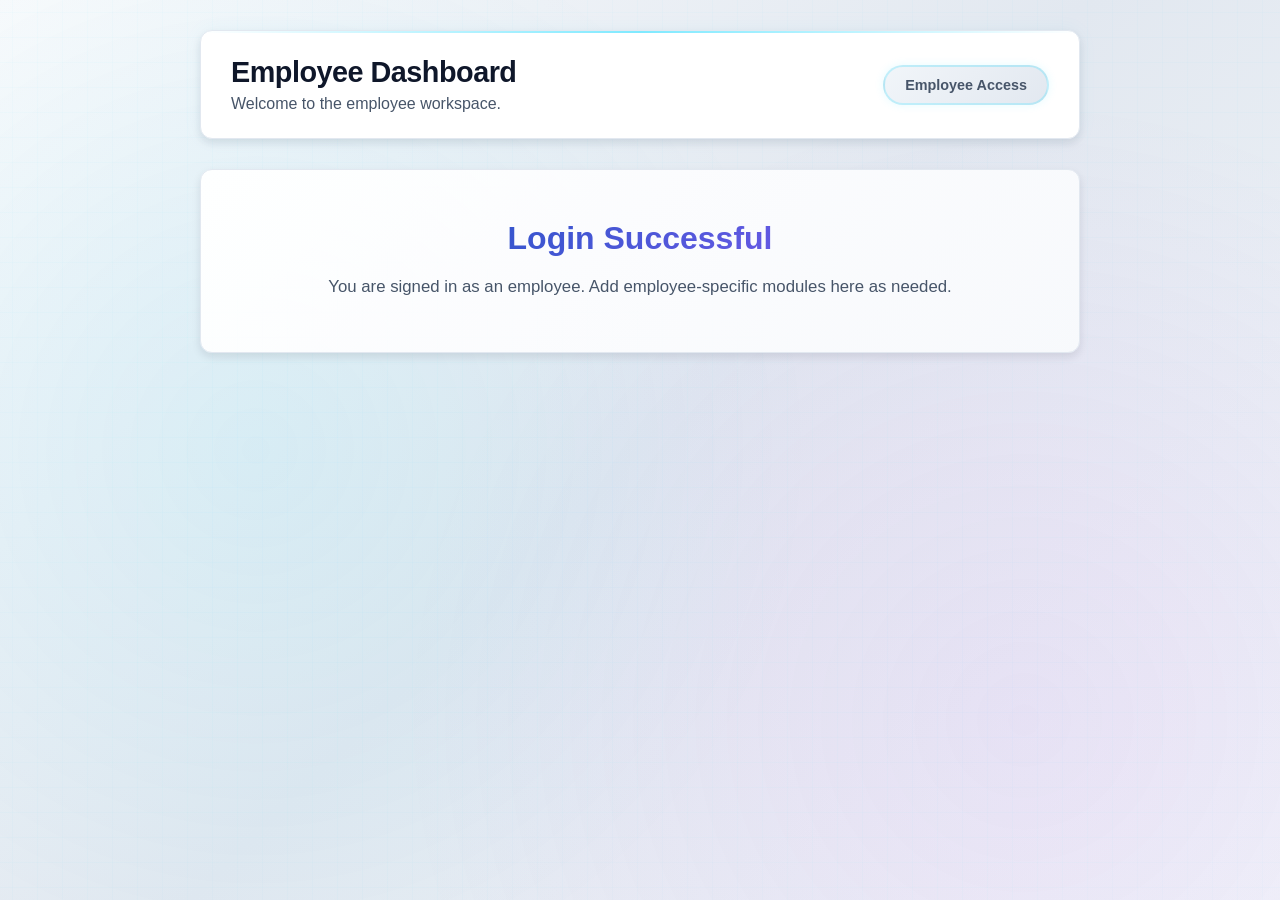
<file: Frontend/employee-dashboard/index.html>
<!DOCTYPE html>
<html lang="en">
<head>
  <meta charset="UTF-8">
  <meta name="viewport" content="width=device-width, initial-scale=1.0">
  <meta name="description" content="Employee Dashboard - AI Powered HR Management System">
  <title>Employee Dashboard</title>
  <link rel="stylesheet" href="../style.css">
</head>
<body>
  <section class="main-content" style="margin: 0 auto; max-width: 960px; width: 100%;">
    <header>
      <div>
        <h1>Employee Dashboard</h1>
        <p style="color: var(--text-secondary); margin-top: 6px;">Welcome to the employee workspace.</p>
      </div>
      <div class="user">Employee Access</div>
    </header>

    <section class="welcome">
      <h2>Login Successful</h2>
      <p>You are signed in as an employee. Add employee-specific modules here as needed.</p>
    </section>
  </section>
</body>
</html>
</file>
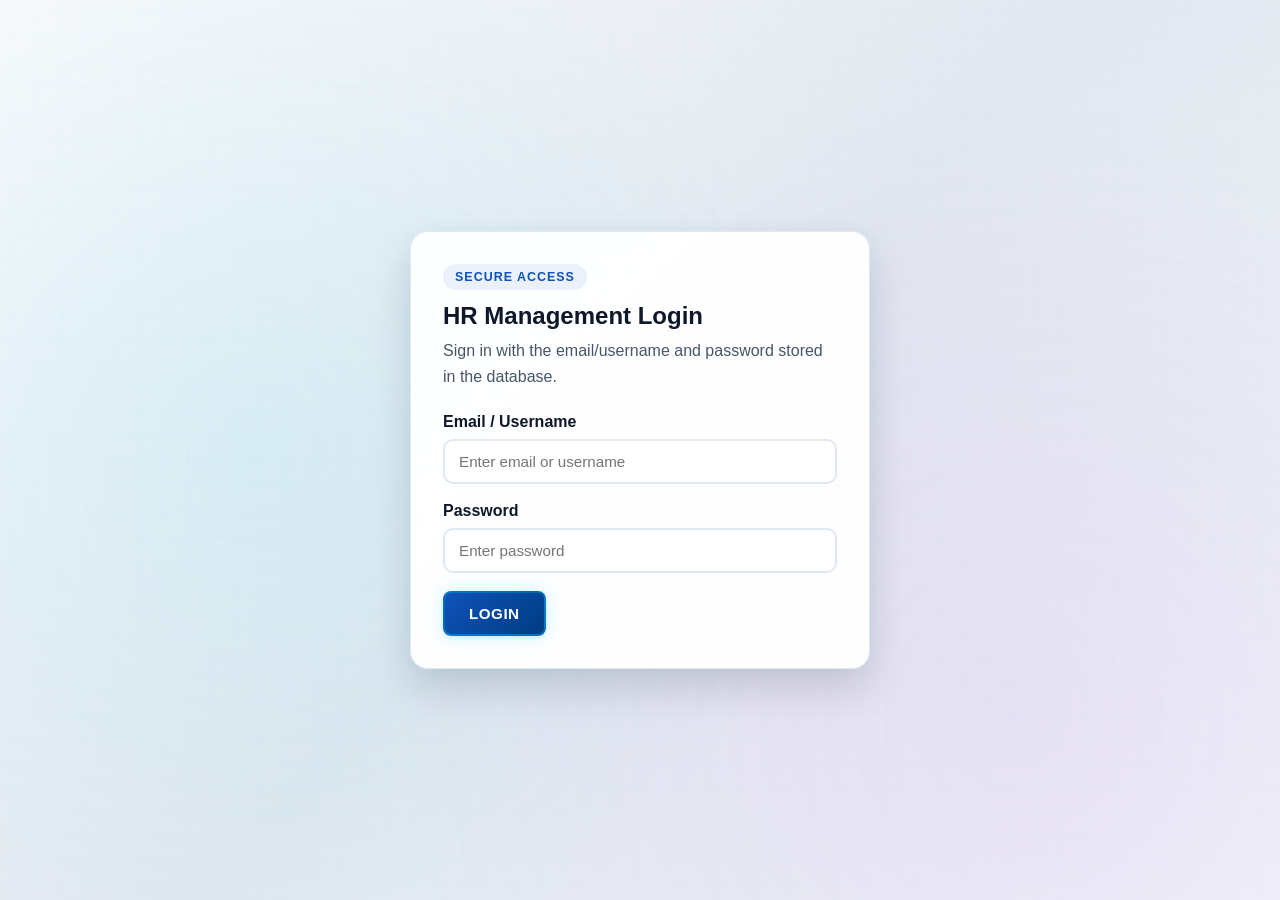
<file: Frontend/login.html>
<!DOCTYPE html>
<html lang="en">
<head>
  <meta charset="UTF-8">
  <meta name="viewport" content="width=device-width, initial-scale=1.0">
  <meta name="description" content="Login - AI Powered HR Management System">
  <title>Login - HR Management System</title>
  <link rel="stylesheet" href="style.css">
</head>
<body class="auth-page">
  <main class="auth-shell">
    <section class="auth-card">
      <div class="auth-copy">
        <span class="auth-badge">Secure Access</span>
        <h1>HR Management Login</h1>
        <p>Sign in with the email/username and password stored in the database.</p>
      </div>

      <form id="loginForm" class="auth-form">
        <div id="loginMessage" class="auth-message" style="display: none;"></div>

        <label for="username">Email / Username</label>
        <input id="username" name="username" type="text" placeholder="Enter email or username" required>

        <label for="password">Password</label>
        <input id="password" name="password" type="password" placeholder="Enter password" required>

        <button id="loginBtn" type="submit">Login</button>
      </form>
    </section>
  </main>

  <script src="login.js"></script>
</body>
</html>
</file>
<file: Frontend/style.css>
* {
  margin: 0;
  padding: 0;
  box-sizing: border-box;
}

:root {
  /* Neon Real-Time Color Palette */
  --primary-color: #0f52ba;
  --primary-dark: #001f3f;
  --primary-light: #1e90ff;
  --secondary-color: #00d4ff;
  --tertiary-color: #ff006e;
  --accent-teal: #00d9ff;
  --accent-emerald: #00ff88;
  --accent-cyan: #00e5ff;
  --accent-purple: #b537f2;
  --danger-color: #ff0055;
  --warning-color: #ffa500;
  --success-color: #00ff66;
  --info-color: #00d4ff;
  
  /* Backgrounds - Dark Mode Ready */
  --bg-primary: #ffffff;
  --bg-secondary: #f8fafc;
  --bg-tertiary: #f1f5f9;
  --bg-dark: #0a0e27;
  --bg-darker: #05070f;
  --bg-gradient: linear-gradient(135deg, #0a0e27 0%, #1a1f3a 100%);
  
  /* Text Colors */
  --text-primary: #0f172a;
  --text-secondary: #475569;
  --text-tertiary: #64748b;
  --text-light: #94a3b8;
  --text-inverse: #f8fafc;
  --text-neon: #00ff88;
  
  /* Borders & Shadows */
  --border-color: #e2e8f0;
  --border-neon: rgba(0, 212, 255, 0.3);
  --border-dark: #1e293b;
  --shadow-xs: 0 1px 2px rgba(15, 23, 42, 0.05);
  --shadow-sm: 0 2px 4px rgba(15, 23, 42, 0.08);
  --shadow-md: 0 4px 8px rgba(15, 23, 42, 0.1);
  --shadow-lg: 0 10px 20px rgba(15, 23, 42, 0.12);
  --shadow-xl: 0 20px 40px rgba(15, 23, 42, 0.15);
  --shadow-glow: 0 0 20px rgba(0, 212, 255, 0.4);
  --shadow-neon: 0 0 30px rgba(0, 255, 136, 0.2);
  
  /* Transitions */
  --transition-fast: 0.15s cubic-bezier(0.4, 0, 0.2, 1);
  --transition-base: 0.3s cubic-bezier(0.4, 0, 0.2, 1);
  --transition-slow: 0.5s cubic-bezier(0.4, 0, 0.2, 1);
}

/* BODY */
body {
  font-family: -apple-system, BlinkMacSystemFont, "Segoe UI", "Roboto", "Monitoring", "Ubuntu", "Cantarell", "Poppins", sans-serif;
  display: flex;
  min-height: 100vh;
  background: linear-gradient(135deg, #f8fafc 0%, #e2e8f0 50%, #f1f5f9 100%);
  color: var(--text-primary);
  overflow-x: hidden;
  position: relative;
}

/* ANIMATED BACKGROUND */
body::before {
  content: "";
  position: fixed;
  inset: 0;
  background: 
    radial-gradient(circle at 20% 50%, rgba(0, 212, 255, 0.08) 0%, transparent 50%),
    radial-gradient(circle at 80% 80%, rgba(181, 55, 242, 0.08) 0%, transparent 50%);
  z-index: -1;
  pointer-events: none;
  animation: backgroundPulse 8s ease-in-out infinite;
}

@keyframes backgroundPulse {
  0%, 100% { opacity: 1; }
  50% { opacity: 0.8; }
}

/* Grid Pattern Background */
body::after {
  content: "";
  position: fixed;
  inset: 0;
  background-image: 
    linear-gradient(0deg, transparent 24%, rgba(0, 212, 255, 0.02) 25%, rgba(0, 212, 255, 0.02) 26%, transparent 27%, transparent 74%, rgba(0, 212, 255, 0.02) 75%, rgba(0, 212, 255, 0.02) 76%, transparent 77%, transparent),
    linear-gradient(90deg, transparent 24%, rgba(0, 212, 255, 0.02) 25%, rgba(0, 212, 255, 0.02) 26%, transparent 27%, transparent 74%, rgba(0, 212, 255, 0.02) 75%, rgba(0, 212, 255, 0.02) 76%, transparent 77%, transparent);
  background-size: 50px 50px;
  z-index: -1;
  pointer-events: none;
}

/* SIDEBAR */
.sidebar {
  width: 280px;
  background: linear-gradient(180deg, #0f52ba 0%, #001f3f 100%);
  color: white;
  min-height: 100vh;
  padding: 30px 20px;
  flex-shrink: 0;
  box-shadow: 4px 0 20px rgba(0, 0, 0, 0.3),
              inset -1px 0 0 rgba(0, 212, 255, 0.1);
  position: sticky;
  top: 0;
  overflow-y: auto;
  border-right: 2px solid rgba(0, 212, 255, 0.15);
}

/* Neon Glow on Sidebar */
.sidebar::before {
  content: "";
  position: absolute;
  top: 0;
  left: 0;
  right: 0;
  height: 1px;
  background: linear-gradient(90deg, transparent, rgba(0, 212, 255, 0.5), transparent);
  animation: neonFlicker 3s ease-in-out infinite;
}

@keyframes neonFlicker {
  0%, 100% { opacity: 0.5; }
  50% { opacity: 1; }
}

/* Custom Scrollbar */
.sidebar::-webkit-scrollbar {
  width: 8px;
}

.sidebar::-webkit-scrollbar-track {
  background: rgba(0, 212, 255, 0.05);
}

.sidebar::-webkit-scrollbar-thumb {
  background: linear-gradient(180deg, rgba(0, 212, 255, 0.3), rgba(181, 55, 242, 0.3));
  border-radius: 4px;
}

.sidebar::-webkit-scrollbar-thumb:hover {
  background: linear-gradient(180deg, rgba(0, 212, 255, 0.5), rgba(181, 55, 242, 0.5));
}

/* SIDEBAR HEADER */
.sidebar h2 {
  text-align: center;
  margin-bottom: 40px;
  font-size: 1.4rem;
  font-weight: 900;
  letter-spacing: 1px;
  color: #ffffff;
  text-shadow: 0 0 20px rgba(0, 212, 255, 0.5),
               0 2px 8px rgba(0, 0, 0, 0.4);
  background: linear-gradient(135deg, rgba(0, 212, 255, 0.1), rgba(181, 55, 242, 0.1));
  padding: 15px;
  border-radius: 10px;
  border: 1px solid rgba(0, 212, 255, 0.2);
  backdrop-filter: blur(10px);
  box-shadow: 0 0 20px rgba(0, 212, 255, 0.1);
}

/* SIDEBAR MENU */
.sidebar ul {
  list-style: none;
}

.sidebar ul li {
  margin: 8px 0;
}

.sidebar a {
  color: rgba(255, 255, 255, 0.85);
  text-decoration: none;
  font-weight: 600;
  display: flex;
  align-items: center;
  padding: 14px 16px;
  border-radius: 8px;
  transition: all var(--transition-base);
  font-size: 0.95rem;
  position: relative;
  gap: 10px;
  border-left: 3px solid transparent;
  overflow: hidden;
}

.sidebar a::before {
  content: "";
  position: absolute;
  inset: 0;
  background: linear-gradient(90deg, rgba(0, 212, 255, 0.1), transparent);
  transform: scaleX(0);
  transform-origin: left;
  transition: transform var(--transition-base);
  z-index: -1;
}

.sidebar a:hover {
  background: rgba(0, 212, 255, 0.15);
  color: #00ff88;
  border-left-color: #00d4ff;
  padding-left: 20px;
}

.sidebar a:hover::before {
  transform: scaleX(1);
}

.sidebar a.active {
  background: linear-gradient(90deg, rgba(0, 212, 255, 0.2), transparent);
  color: #00ff88;
  font-weight: 700;
  border-left-color: #00ff88;
  box-shadow: inset 0 0 20px rgba(0, 212, 255, 0.1),
              0 0 15px rgba(0, 255, 136, 0.2);
  text-shadow: 0 0 10px rgba(0, 255, 136, 0.5);
}

/* MAIN CONTENT */
.main-content {
  flex: 1;
  padding: 30px 40px;
  overflow-x: hidden;
  background: transparent;
}

/* HEADER */
header {
  display: flex;
  justify-content: space-between;
  align-items: center;
  background: var(--bg-primary);
  padding: 25px 30px;
  border-radius: 12px;
  box-shadow: var(--shadow-md),
              0 0 20px rgba(0, 212, 255, 0.05);
  margin-bottom: 30px;
  border: 1px solid var(--border-color);
  backdrop-filter: blur(10px);
  position: relative;
  overflow: hidden;
}

header::before {
  content: "";
  position: absolute;
  top: 0;
  left: 0;
  right: 0;
  height: 2px;
  background: linear-gradient(90deg, transparent, rgba(0, 212, 255, 0.5), transparent);
  animation: topGlow 2s ease-in-out infinite;
}

@keyframes topGlow {
  0%, 100% { opacity: 0.3; }
  50% { opacity: 1; }
}

header h1 {
  font-size: 1.8rem;
  color: var(--text-primary);
  font-weight: 900;
  letter-spacing: -0.5px;
}

header p {
  margin-top: 5px;
}

.user {
  background: linear-gradient(135deg, #f1f5f9 0%, #e2e8f0 100%);
  padding: 10px 20px;
  border-radius: 20px;
  font-size: 0.9rem;
  color: var(--text-secondary);
  font-weight: 700;
  border: 2px solid rgba(0, 212, 255, 0.2);
  box-shadow: 0 0 10px rgba(0, 212, 255, 0.1);
}

/* KPI CARDS - Real-Time Style */
.cards {
  display: grid;
  grid-template-columns: repeat(auto-fit, minmax(320px, 1fr));
  gap: 25px;
  margin-bottom: 40px;
}

.card {
  background: white;
  padding: 30px;
  text-align: center;
  border-radius: 12px;
  color: white;
  font-weight: 600;
  box-shadow: var(--shadow-md);
  transition: all var(--transition-base);
  cursor: pointer;
  border: 2px solid transparent;
  position: relative;
  overflow: hidden;
  backdrop-filter: blur(10px);
}

.card::before {
  content: "";
  position: absolute;
  top: -50%;
  right: -50%;
  width: 100%;
  height: 100%;
  background: radial-gradient(circle, rgba(255, 255, 255, 0.3) 0%, transparent 70%);
  animation: shine 3s infinite;
}

@keyframes shine {
  0% {
    top: -50%;
    right: -50%;
  }
  100% {
    top: 150%;
    right: 150%;
  }
}

.card::after {
  content: "";
  position: absolute;
  inset: 0;
  background: linear-gradient(45deg, transparent 30%, rgba(255, 255, 255, 0.1) 50%, transparent 70%);
  transform: translateX(-100%);
  transition: transform var(--transition-slow);
}

.card:hover::after {
  transform: translateX(100%);
}

.card:hover {
  transform: translateY(-8px);
  box-shadow: var(--shadow-xl);
  border-color: rgba(255, 255, 255, 0.3);
}

.card h3 {
  position: relative;
  z-index: 2;
  font-size: 0.85rem;
  opacity: 0.95;
  margin-bottom: 15px;
  font-weight: 700;
  text-transform: uppercase;
  letter-spacing: 1px;
}

.card p {
  position: relative;
  z-index: 2;
  font-size: 2.8rem;
  font-weight: 900;
  letter-spacing: -1px;
}

/* Card Gradient Backgrounds - Neon Style */
.card.blue {
  background: linear-gradient(135deg, #0f52ba 0%, #1e90ff 50%, #0f52ba 100%);
  box-shadow: 0 0 30px rgba(0, 212, 255, 0.3),
              var(--shadow-lg);
  border: 1px solid rgba(0, 212, 255, 0.3);
}

.card.blue:hover {
  box-shadow: 0 0 50px rgba(0, 212, 255, 0.5),
              0 20px 40px rgba(15, 82, 186, 0.3);
  border-color: rgba(0, 212, 255, 0.6);
}

.card.green {
  background: linear-gradient(135deg, #00ff88 0%, #00d9ff 50%, #00b882 100%);
  color: white;
  text-shadow: 0 0 10px rgba(0, 255, 136, 0.3);
  box-shadow: 0 0 30px rgba(0, 255, 136, 0.3),
              var(--shadow-lg);
  border: 1px solid rgba(0, 255, 136, 0.3);
}

.card.green:hover {
  box-shadow: 0 0 50px rgba(0, 255, 136, 0.5),
              0 20px 40px rgba(0, 255, 136, 0.3);
  border-color: rgba(0, 255, 136, 0.6);
}

.card.orange {
  background: linear-gradient(135deg, #f59e0b 0%, #fbbf24 50%, #d97706 100%);
  box-shadow: 0 0 30px rgba(245, 158, 11, 0.3),
              var(--shadow-lg);
  border: 1px solid rgba(255, 165, 0, 0.3);
}

.card.orange:hover {
  box-shadow: 0 0 50px rgba(245, 158, 11, 0.5),
              0 20px 40px rgba(245, 158, 11, 0.3);
  border-color: rgba(255, 165, 0, 0.6);
}

.card.purple {
  background: linear-gradient(135deg, #b537f2 0%, #8b5cf6 50%, #7c3aed 100%);
  box-shadow: 0 0 30px rgba(181, 55, 242, 0.3),
              var(--shadow-lg);
  border: 1px solid rgba(181, 55, 242, 0.3);
}

.card.purple:hover {
  box-shadow: 0 0 50px rgba(181, 55, 242, 0.5),
              0 20px 40px rgba(181, 55, 242, 0.3);
  border-color: rgba(181, 55, 242, 0.6);
}

.card.red {
  background: linear-gradient(135deg, #ff0055 0%, #ff6699 50%, #dd0033 100%);
  box-shadow: 0 0 30px rgba(255, 0, 85, 0.3),
              var(--shadow-lg);
  border: 1px solid rgba(255, 0, 85, 0.3);
}

.card.red:hover {
  box-shadow: 0 0 50px rgba(255, 0, 85, 0.5),
              0 20px 40px rgba(255, 0, 85, 0.3);
  border-color: rgba(255, 0, 85, 0.6);
}

.card.cyan {
  background: linear-gradient(135deg, #00d4ff 0%, #00e5ff 50%, #0093cc 100%);
  box-shadow: 0 0 30px rgba(0, 212, 255, 0.3),
              var(--shadow-lg);
  border: 1px solid rgba(0, 212, 255, 0.3);
}

.card.cyan:hover {
  box-shadow: 0 0 50px rgba(0, 212, 255, 0.5),
              0 20px 40px rgba(0, 212, 255, 0.3);
  border-color: rgba(0, 212, 255, 0.6);
}

/* WELCOME SECTION */
.welcome {
  background: white;
  padding: 50px;
  border-radius: 12px;
  text-align: center;
  box-shadow: var(--shadow-md);
  border: 1px solid var(--border-color);
  background: linear-gradient(135deg, rgba(255, 255, 255, 0.95) 0%, rgba(248, 250, 252, 0.95) 100%);
}

.welcome h2 {
  font-size: 2rem;
  background: linear-gradient(135deg, #0f52ba 0%, #8b5cf6 100%);
  -webkit-background-clip: text;
  -webkit-text-fill-color: transparent;
  background-clip: text;
  margin-bottom: 15px;
  font-weight: 800;
}

.welcome p {
  color: var(--text-secondary);
  font-size: 1.05rem;
  line-height: 1.8;
}

/* TABLE STYLES */
table {
  width: 100%;
  border-collapse: collapse;
  background: white;
  border-radius: 12px;
  overflow: hidden;
  box-shadow: var(--shadow-md);
  margin-top: 30px;
  border: 1px solid var(--border-color);
}

th, td {
  padding: 18px 20px;
  text-align: left;
  border-bottom: 1px solid var(--border-color);
  font-size: 0.95rem;
}

th {
  background: linear-gradient(135deg, #0f52ba 0%, #003d82 100%);
  color: white;
  font-weight: 800;
  text-transform: uppercase;
  letter-spacing: 0.5px;
  border: none;
  box-shadow: inset 0 1px 0 rgba(0, 212, 255, 0.2);
}

td {
  color: var(--text-primary);
  font-weight: 500;
}

tbody tr {
  transition: all var(--transition-base);
  border-bottom: 1px solid var(--border-color);
  position: relative;
}

tbody tr::before {
  content: "";
  position: absolute;
  left: 0;
  top: 0;
  bottom: 0;
  width: 3px;
  background: linear-gradient(180deg, transparent, rgba(0, 212, 255, 0.5), transparent);
  transform: scaleX(0);
  transform-origin: left;
  transition: transform var(--transition-base);
}

tbody tr:hover {
  background: linear-gradient(90deg, rgba(0, 212, 255, 0.05) 0%, transparent 100%);
  box-shadow: inset 0 2px 4px rgba(0, 212, 255, 0.08);
}

tbody tr:hover::before {
  transform: scaleX(1);
}

tbody tr:last-child td {
  border-bottom: none;
}

/* BUTTONS */
button {
  background: linear-gradient(135deg, #0f52ba 0%, #003d82 100%);
  color: white;
  border: 2px solid rgba(0, 212, 255, 0.3);
  padding: 12px 24px;
  border-radius: 8px;
  cursor: pointer;
  font-weight: 800;
  font-size: 0.95rem;
  transition: all var(--transition-base);
  box-shadow: 0 0 20px rgba(0, 212, 255, 0.2),
              var(--shadow-sm);
  position: relative;
  overflow: hidden;
  letter-spacing: 0.5px;
  text-transform: uppercase;
}

button::before {
  content: "";
  position: absolute;
  top: 50%;
  left: 50%;
  width: 0;
  height: 0;
  border-radius: 50%;
  background: rgba(0, 212, 255, 0.4);
  transform: translate(-50%, -50%);
  transition: width var(--transition-base), height var(--transition-base);
}

button:hover {
  transform: translateY(-2px);
  box-shadow: 0 0 40px rgba(0, 212, 255, 0.4),
              0 8px 20px rgba(15, 82, 186, 0.3);
  border-color: rgba(0, 212, 255, 0.6);
}

button:hover::before {
  width: 300px;
  height: 300px;
}

button:active {
  transform: translateY(0);
}

.delete-btn {
  background: linear-gradient(135deg, #ff0055 0%, #dd0033 100%);
  border-color: rgba(255, 0, 85, 0.3);
  box-shadow: 0 0 20px rgba(255, 0, 85, 0.2),
              var(--shadow-sm);
  padding: 8px 16px;
  font-size: 0.85rem;
}

.delete-btn:hover {
  box-shadow: 0 0 40px rgba(255, 0, 85, 0.4),
              0 8px 20px rgba(255, 0, 85, 0.3);
  border-color: rgba(255, 0, 85, 0.6);
}

/* FORM STYLES */
.employee-form {
  background: white;
  padding: 40px;
  border-radius: 12px;
  max-width: 600px;
  margin-top: 30px;
  box-shadow: var(--shadow-md),
              0 0 20px rgba(0, 212, 255, 0.05);
  border: 1px solid var(--border-color);
  position: relative;
  overflow: hidden;
}

.employee-form::before {
  content: "";
  position: absolute;
  top: 0;
  left: 0;
  right: 0;
  height: 3px;
  background: linear-gradient(90deg, transparent, rgba(0, 212, 255, 0.5), transparent);
}

.employee-form::after {
  content: "";
  position: absolute;
  bottom: 0;
  left: 0;
  right: 0;
  height: 2px;
  background: linear-gradient(90deg, transparent, rgba(181, 55, 242, 0.3), transparent);
}

fieldset {
  border: 1px solid var(--border-color) !important;
  padding: 25px !important;
  margin-bottom: 25px !important;
  border-radius: 10px !important;
  background: linear-gradient(135deg, rgba(0, 212, 255, 0.02) 0%, rgba(181, 55, 242, 0.02) 100%) !important;
  box-shadow: 0 0 10px rgba(0, 212, 255, 0.05),
              inset 0 0 10px rgba(0, 212, 255, 0.02) !important;
  position: relative;
  border-top: 2px solid rgba(0, 212, 255, 0.2) !important;
}

legend {
  font-size: 1.1rem !important;
  font-weight: 800 !important;
  padding: 0 10px !important;
  color: #0f52ba !important;
  text-transform: uppercase;
  letter-spacing: 0.5px;
}

.employee-form label {
  display: block;
  margin-bottom: 8px;
  font-weight: 700;
  color: var(--text-primary);
  font-size: 0.95rem;
  text-transform: capitalize;
}

.employee-form input,
.employee-form select,
.employee-form textarea {
  width: 100%;
  padding: 12px 16px;
  margin-bottom: 20px;
  border: 2px solid var(--border-color);
  border-radius: 8px;
  font-family: inherit;
  font-size: 0.95rem;
  color: var(--text-primary);
  background: white;
  transition: all var(--transition-base);
  box-shadow: 0 0 10px rgba(0, 212, 255, 0.05);
}

.employee-form input::placeholder,
.employee-form textarea::placeholder {
  color: var(--text-light);
}

.employee-form input:focus,
.employee-form select:focus,
.employee-form textarea:focus {
  outline: none;
  border-color: #0f52ba;
  background: white;
  box-shadow: 0 0 0 4px rgba(0, 212, 255, 0.2),
              0 0 20px rgba(0, 212, 255, 0.1);
}

.employee-form button {
  width: 100%;
  padding: 14px;
  font-size: 1rem;
  font-weight: 800;
  text-transform: uppercase;
  letter-spacing: 1px;
}

/* RESULT BOX */
.result-box {
  background: white;
  padding: 30px;
  border-radius: 12px;
  margin-top: 30px;
  box-shadow: var(--shadow-md),
              0 0 20px rgba(0, 212, 255, 0.05);
  display: none;
  animation: slideIn var(--transition-base) ease;
  border: 1px solid var(--border-color);
  position: relative;
  overflow: hidden;
}

.result-box::before {
  content: "";
  position: absolute;
  top: 0;
  left: 0;
  right: 0;
  height: 3px;
  background: linear-gradient(90deg, transparent, rgba(0, 212, 255, 0.5), transparent);
}

.result-box.show {
  display: block;
}

@keyframes slideIn {
  from {
    opacity: 0;
    transform: translateY(20px);
  }
  to {
    opacity: 1;
    transform: translateY(0);
  }
}

.success-message {
  background: linear-gradient(135deg, #00ff88 0%, #00d9ff 100%);
  color: white;
  padding: 15px 20px;
  border-radius: 8px;
  margin-bottom: 20px;
  font-weight: 700;
  animation: slideIn var(--transition-base) ease;
  box-shadow: 0 0 20px rgba(0, 255, 136, 0.3);
  text-transform: uppercase;
  letter-spacing: 0.5px;
}

/* NEON GLOW EFFECT */
.glow-text {
  color: #00ff88;
  text-shadow: 0 0 10px rgba(0, 255, 136, 0.5),
               0 0 20px rgba(0, 212, 255, 0.3);
}

.glow-border {
  border: 2px solid #00d4ff;
  box-shadow: 0 0 15px rgba(0, 212, 255, 0.5),
              inset 0 0 15px rgba(0, 212, 255, 0.1);
}

/* LIVE INDICATOR */
.live-indicator {
  display: inline-flex;
  align-items: center;
  gap: 6px;
  font-size: 0.75rem;
  font-weight: 800;
  color: #00ff88;
  text-transform: uppercase;
  letter-spacing: 1px;
  padding: 4px 8px;
  background: linear-gradient(135deg, rgba(0, 255, 136, 0.1), rgba(0, 212, 255, 0.1));
  border: 1px solid rgba(0, 255, 136, 0.2);
  border-radius: 4px;
}

.live-indicator::before {
  content: "";
  width: 6px;
  height: 6px;
  background: #00ff88;
  border-radius: 50%;
  animation: pulse 2s ease-in-out infinite;
}

@keyframes pulse {
  0%, 100% {
    opacity: 1;
    transform: scale(1);
  }
  50% {
    opacity: 0.4;
    transform: scale(1.3);
  }
}

/* DATA FLOW ANIMATION */
@keyframes dataFlow {
  0% {
    transform: translateX(-100%);
    opacity: 0;
  }
  50% {
    opacity: 1;
  }
  100% {
    transform: translateX(100%);
    opacity: 0;
  }
}

.data-flow {
  animation: dataFlow 3s linear infinite;
}

/* RESPONSIVE */
@media (max-width: 1024px) {
  .main-content {
    padding: 25px 25px;
  }

  header {
    flex-direction: column;
    gap: 15px;
    text-align: center;
  }

  .cards {
    grid-template-columns: repeat(auto-fit, minmax(250px, 1fr));
  }
}

@media (max-width: 768px) {
  body {
    flex-direction: column;
  }

  .sidebar {
    width: 100%;
    min-height: auto;
    padding: 15px;
    border-right: none;
    border-bottom: 2px solid rgba(0, 212, 255, 0.15);
  }

  .sidebar h2 {
    margin-bottom: 20px;
    font-size: 1.2rem;
  }

  .sidebar ul li {
    margin: 8px 0;
  }

  .sidebar a {
    padding: 10px 12px;
    font-size: 0.9rem;
  }

  .main-content {
    width: 100%;
    padding: 20px;
  }

  header {
    flex-direction: column;
    padding: 20px;
  }

  header h1 {
    font-size: 1.4rem;
  }

  .cards {
    grid-template-columns: 1fr;
  }

  .employee-form {
    max-width: 100%;
    padding: 25px;
  }

  table {
    font-size: 0.85rem;
  }

  th, td {
    padding: 12px;
  }

  .welcome {
    padding: 30px 20px;
  }

  .welcome h2 {
    font-size: 1.5rem;
  }
}

.auth-page {
  display: block;
  min-height: 100vh;
}

.auth-shell {
  min-height: 100vh;
  display: grid;
  place-items: center;
  padding: 32px 16px;
}

.auth-card {
  width: min(100%, 460px);
  background: rgba(255, 255, 255, 0.96);
  border: 1px solid var(--border-color);
  border-radius: 18px;
  box-shadow: var(--shadow-xl), 0 0 20px rgba(0, 212, 255, 0.06);
  padding: 32px;
}

.auth-copy {
  margin-bottom: 24px;
}

.auth-badge {
  display: inline-block;
  margin-bottom: 12px;
  padding: 6px 12px;
  border-radius: 999px;
  background: rgba(15, 82, 186, 0.08);
  color: var(--primary-color);
  font-size: 0.78rem;
  font-weight: 800;
  text-transform: uppercase;
  letter-spacing: 0.08em;
}

.auth-copy h1 {
  margin-bottom: 8px;
  color: var(--text-primary);
}

.auth-copy p {
  color: var(--text-secondary);
  line-height: 1.6;
}

.auth-form label {
  display: block;
  margin-bottom: 8px;
  font-weight: 700;
  color: var(--text-primary);
}

.auth-form input,
.auth-form select {
  width: 100%;
  padding: 12px 14px;
  margin-bottom: 18px;
  border: 2px solid var(--border-color);
  border-radius: 10px;
  font-size: 0.95rem;
  background: #fff;
  color: var(--text-primary);
  transition: all var(--transition-base);
}

.auth-form input:focus,
.auth-form select:focus {
  outline: none;
  border-color: var(--primary-color);
  box-shadow: 0 0 0 4px rgba(0, 212, 255, 0.12);
}

.captcha-block {
  margin-bottom: 20px;
}

.captcha-row {
  display: flex;
  justify-content: space-between;
  align-items: flex-end;
  gap: 12px;
  margin-bottom: 14px;
}

.captcha-label {
  display: block;
  margin-bottom: 8px;
  font-size: 0.8rem;
  font-weight: 800;
  color: var(--text-secondary);
  text-transform: uppercase;
  letter-spacing: 0.06em;
}

.captcha-display {
  min-height: 54px;
  display: flex;
  align-items: center;
  justify-content: center;
  padding: 12px 16px;
  border-radius: 10px;
  border: 2px dashed rgba(15, 82, 186, 0.3);
  background: linear-gradient(135deg, rgba(15, 82, 186, 0.08), rgba(0, 212, 255, 0.08));
  color: var(--primary-dark);
  font-size: 1.1rem;
  font-weight: 800;
  letter-spacing: 0.18em;
  text-transform: uppercase;
}

.captcha-refresh {
  width: auto;
  min-width: 110px;
  padding: 12px 16px;
}

.auth-message {
  margin-bottom: 18px;
  padding: 12px 14px;
  border-radius: 10px;
  font-weight: 700;
}

.auth-message.error {
  background: rgba(255, 0, 85, 0.08);
  color: #b3003b;
  border: 1px solid rgba(255, 0, 85, 0.2);
}

.auth-message.success {
  background: rgba(0, 255, 136, 0.1);
  color: #0f7a52;
  border: 1px solid rgba(0, 255, 136, 0.2);
}

@media (max-width: 640px) {
  .auth-card {
    padding: 24px 18px;
  }

  .captcha-row {
    flex-direction: column;
    align-items: stretch;
  }

  .captcha-refresh {
    width: 100%;
  }
}
</file>
